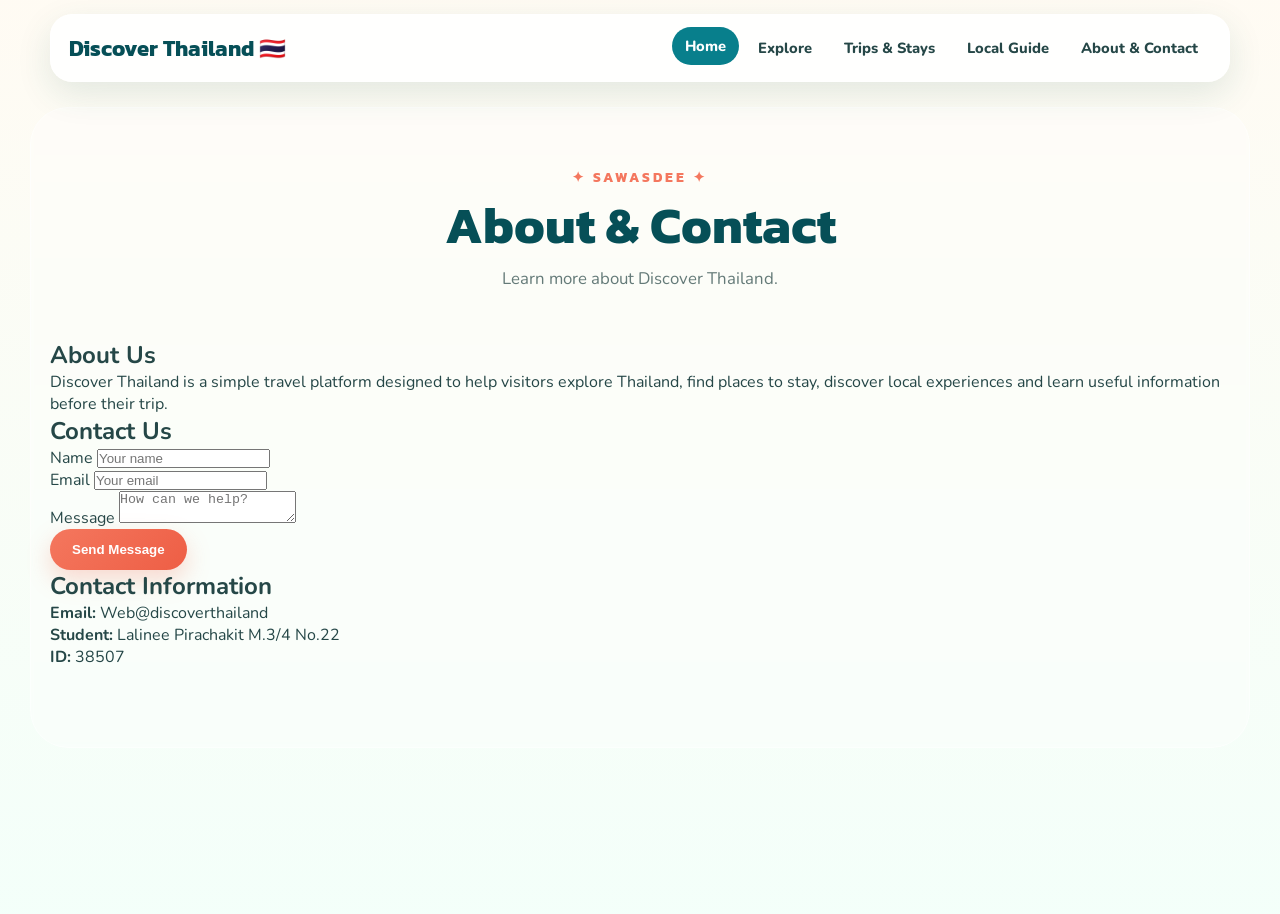
<file: website_t.TH.26/about-contact.html>
<!DOCTYPE html>
<html lang="en">
<head>
    <meta charset="UTF-8">
    <meta name="viewport" content="width=device-width, initial-scale=1.0">
    <title>About & Contact</title>
    <link rel="stylesheet" href="style.css">
</head>

<body class="about-page">

<header>
    <div class="logo">Discover Thailand 🇹🇭</div>

    <nav>
        <a href="index.html">Home</a>
        <a href="explore.html">Explore</a>
        <a href="trips-stays.html">Trips & Stays</a>
        <a href="local-guide.html">Local Guide</a>
        <a href="about-contact.html">About & Contact</a>
    </nav>
</header>

<div class="container">

    <div class="page-title">
        <h1>About & Contact</h1>
        <p>Learn more about Discover Thailand.</p>
    </div>

    <div class="info-section">
        <h2>About Us</h2>
        <p>
            Discover Thailand is a simple travel platform designed
            to help visitors explore Thailand, find places to stay,
            discover local experiences and learn useful information
            before their trip.
        </p>
    </div>

    <div class="info-section">
        <h2>Contact Us</h2>

        <form>

            <div class="form-group">
                <label for="name">Name</label>
                <input type="text" id="name" placeholder="Your name">
            </div>

            <div class="form-group">
                <label for="email">Email</label>
                <input type="email" id="email" placeholder="Your email">
            </div>

            <div class="form-group">
                <label for="message">Message</label>
                <textarea id="message"
                          placeholder="How can we help?"></textarea>
            </div>

            <button type="submit" class="btn">Send Message</button>

        </form>
    </div>

    <div class="info-section">
        <h2>Contact Information</h2>
        <p><strong>Email:</strong> Web@discoverthailand</p>
        <p><strong>Student:</strong> Lalinee Pirachakit M.3/4 No.22</p>
        <p><strong>ID:</strong> 38507</p>
    </div>

</div>



</body>
</html>
</file>
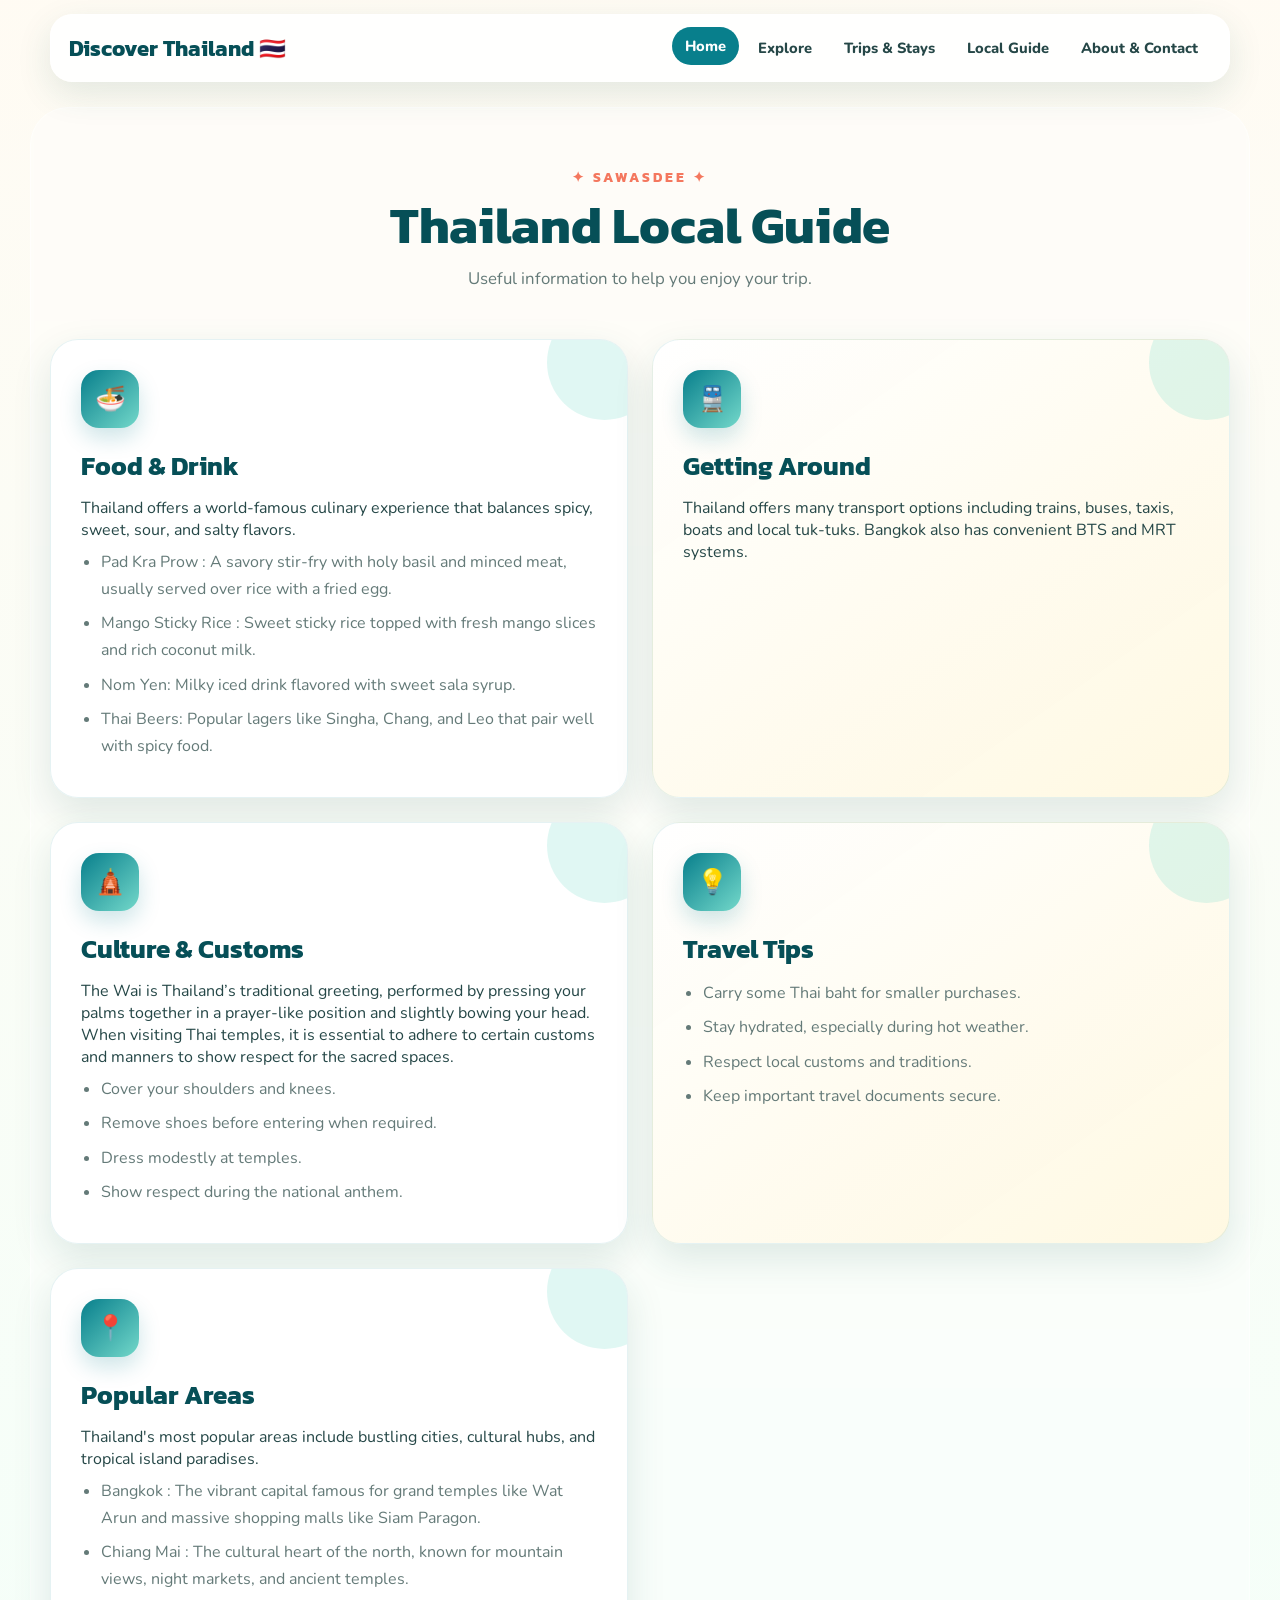
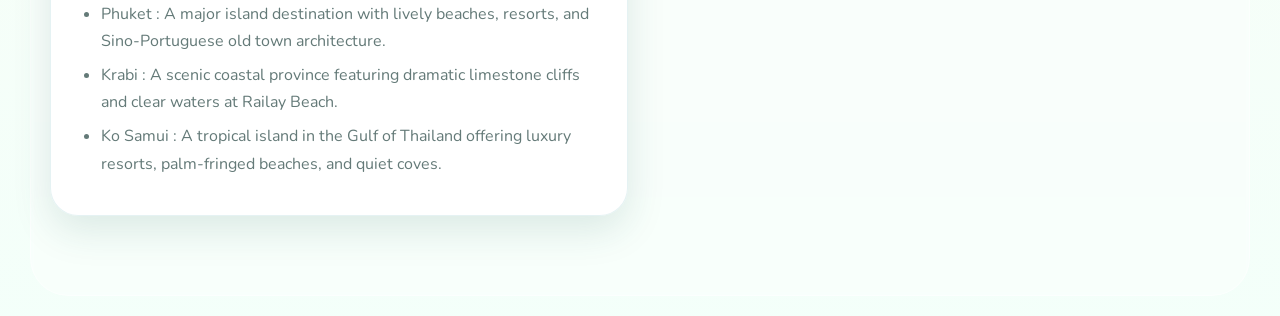
<file: website_t.TH.26/local-guide.html>
<!DOCTYPE html>
<html lang="en">
<head>
    <meta charset="UTF-8">
    <meta name="viewport" content="width=device-width, initial-scale=1.0">
    <title>Thailand Local Guide</title>
    <link rel="stylesheet" href="style.css">
</head>

<body class="guide-page">

<header>
    <div class="logo">Discover Thailand 🇹🇭</div>

    <nav>
        <a href="index.html">Home</a>
        <a href="explore.html">Explore</a>
        <a href="trips-stays.html">Trips & Stays</a>
        <a href="local-guide.html">Local Guide</a>
        <a href="about-contact.html">About & Contact</a>
    </nav>
</header>

<div class="container">

    <div class="page-title">
        <h1>Thailand Local Guide</h1>
        <p>Useful information to help you enjoy your trip.</p>
    </div>

    <div class="guide-cards">
        <article class="guide-card">
            <div class="guide-icon">🍜</div>
            <h2>Food & Drink</h2>
            <div>Thailand offers a world-famous culinary experience that balances spicy, sweet, sour, and salty flavors.
<ul>
<li>Pad Kra Prow : A savory stir-fry with holy basil and minced meat, usually served over rice with a fried egg.</li>
<li>Mango Sticky Rice : Sweet sticky rice topped with fresh mango slices and rich coconut milk.</li>
<li>Nom Yen: Milky iced drink flavored with sweet sala syrup.</li>
<li>Thai Beers: Popular lagers like Singha, Chang, and Leo that pair well with spicy food.</li>
</ul></div>
        </article>
        <article class="guide-card">
            <div class="guide-icon">🚆</div>
            <h2>Getting Around</h2>
            <div>Thailand offers many transport options including trains, buses, taxis, boats and local tuk-tuks. Bangkok also has convenient BTS and MRT systems.</div>
        </article>
        <article class="guide-card">
            <div class="guide-icon">🛕</div>
            <h2>Culture & Customs</h2>
            <div>The Wai is Thailand’s traditional greeting, performed by pressing your palms together in a prayer-like position and slightly bowing your head.
When visiting Thai temples, it is essential to adhere to certain customs and manners to show respect for the sacred spaces.
<ul>
<li>Cover your shoulders and knees.</li>
<li>Remove shoes before entering when required.</li>
<li>Dress modestly at temples.</li>
<li>Show respect during the national anthem.</li>
</ul></div>
        </article>
        <article class="guide-card">
            <div class="guide-icon">💡</div>
            <h2>Travel Tips</h2>
            <div><ul>
<li>Carry some Thai baht for smaller purchases.</li>
<li>Stay hydrated, especially during hot weather.</li>
<li>Respect local customs and traditions.</li>
<li>Keep important travel documents secure.</li>
</ul></div>
        </article>
        <article class="guide-card">
            <div class="guide-icon">📍</div>
            <h2>Popular Areas</h2>
            <div>Thailand's most popular areas include bustling cities, cultural hubs, and tropical island paradises.
<ul>
<li>Bangkok : The vibrant capital famous for grand temples like Wat Arun and massive shopping malls like Siam Paragon.</li>
<li>Chiang Mai : The cultural heart of the north, known for mountain views, night markets, and ancient temples.</li>
<li>Phuket : A major island destination with lively beaches, resorts, and Sino-Portuguese old town architecture.</li>
<li>Krabi : A scenic coastal province featuring dramatic limestone cliffs and clear waters at Railay Beach.</li>
<li>Ko Samui : A tropical island in the Gulf of Thailand offering luxury resorts, palm-fringed beaches, and quiet coves.</li>
</ul></div>
        </article>
    </div>

</div>


</body>
</html>
</file>
<file: website_t.TH.26/style.css>
@import url('https://fonts.googleapis.com/css2?family=Kanit:wght@400;500;600;700&family=Nunito:wght@400;600;700;800&display=swap');

:root{
  --cream:#fffaf0;
  --white:#ffffff;
  --teal:#087f8c;
  --deep:#064f57;
  --aqua:#73d8ca;
  --coral:#f4775e;
  --gold:#f6bd4f;
  --pink:#f4a6a0;
  --ink:#254747;
  --muted:#647a78;
  --shadow:0 18px 45px rgba(33,89,88,.16);
}

*{box-sizing:border-box;margin:0;padding:0}
html{scroll-behavior:smooth}
body{
  min-height:100vh;
  font-family:'Nunito',sans-serif;
  color:var(--ink);
  background:
    linear-gradient(rgba(255,250,240,.78),rgba(242,255,249,.88)),
    url('https://images.unsplash.com/photo-1528181304800-259b08848526?auto=format&fit=crop&w=2200&q=85')
    center/cover fixed no-repeat;
  overflow-x:hidden;
}

/* Decorative tropical leaves */
body.home-page::before,
body.home-page::after{
  content:"";
  position:fixed;
  z-index:-1;
  width:240px;
  height:240px;
  border-radius:70% 30% 70% 30%;
  opacity:.16;
  pointer-events:none;
}
body.home-page::before{
  left:-95px;
  top:250px;
  background:linear-gradient(135deg,var(--teal),var(--aqua));
  transform:rotate(35deg);
}
body.home-page::after{
  right:-110px;
  top:120px;
  background:linear-gradient(135deg,var(--gold),var(--coral));
  transform:rotate(-25deg);
}

/* Header */
header{
  position:sticky;
  top:14px;
  z-index:20;
  width:min(1180px,calc(100% - 32px));
  margin:14px auto 0;
  padding:14px 18px;
  display:flex;
  align-items:center;
  justify-content:space-between;
  gap:24px;
  background:rgba(255,255,255,.88);
  backdrop-filter:blur(16px);
  -webkit-backdrop-filter:blur(16px);
  border:1px solid rgba(255,255,255,.95);
  border-radius:22px;
  box-shadow:0 12px 35px rgba(28,89,86,.12);
}

.logo{
  font-family:'Kanit',sans-serif;
  font-size:1.35rem;
  font-weight:700;
  color:var(--deep);
  white-space:nowrap;
}

nav{
  display:flex;
  align-items:center;
  justify-content:flex-end;
  gap:6px;
  flex-wrap:wrap;
}

nav a{
  color:var(--ink);
  text-decoration:none;
  font-weight:800;
  font-size:.92rem;
  padding:9px 13px;
  border-radius:999px;
  transition:.25s ease;
}

nav a:hover,
nav a[href="index.html"]{
  color:#fff;
  background:var(--teal);
  transform:translateY(-2px);
}

/* Hero */
.hero{
  position:relative;
  isolation:isolate;
  width:min(1180px,calc(100% - 32px));
  min-height:560px;
  margin:22px auto 0;
  border-radius:34px;
  overflow:hidden;
  display:flex;
  align-items:center;
  padding:clamp(42px,7vw,90px);
  background:
    linear-gradient(90deg,rgba(3,54,61,.88) 0%,rgba(3,54,61,.68) 45%,rgba(3,54,61,.14) 100%),
    url('https://images.unsplash.com/photo-1508009603885-50cf7c579365?auto=format&fit=crop&w=1800&q=85')
    center/cover no-repeat;
  box-shadow:var(--shadow);
}

.hero::before{
  content:"";
  position:absolute;
  inset:auto -50px -90px auto;
  width:300px;
  height:180px;
  background:rgba(115,216,202,.32);
  border-radius:50%;
  transform:rotate(-12deg);
  filter:blur(2px);
}

.hero::after{
  content:"THAILAND • ประเทศไทย";
  position:absolute;
  right:28px;
  bottom:22px;
  color:rgba(255,255,255,.72);
  font-family:'Kanit',sans-serif;
  font-size:.82rem;
  letter-spacing:2px;
}

.hero > div{
  position:relative;
  z-index:2;
  max-width:650px;
}

.hero h1{
  font-family:'Kanit',sans-serif;
  color:#fff;
  font-size:clamp(3.3rem,7vw,6.3rem);
  line-height:.95;
  letter-spacing:-2px;
  text-shadow:0 8px 30px rgba(0,0,0,.25);
  margin-bottom:20px;
}

.hero p{
  max-width:560px;
  color:rgba(255,255,255,.93);
  font-size:1.15rem;
  line-height:1.7;
  margin-bottom:30px;
}

/* Buttons */
.btn{
  display:inline-flex;
  align-items:center;
  justify-content:center;
  gap:9px;
  border:0;
  cursor:pointer;
  text-decoration:none;
  font-weight:800;
  color:#fff;
  background:linear-gradient(135deg,var(--coral),#ee5e45);
  padding:13px 22px;
  border-radius:999px;
  box-shadow:0 10px 24px rgba(244,119,94,.28);
  transition:transform .25s ease,box-shadow .25s ease,filter .25s ease;
}

.btn:hover{
  transform:translateY(-3px) scale(1.02);
  box-shadow:0 15px 28px rgba(244,119,94,.34);
  filter:saturate(1.08);
}

/* Main content */
.container{
  width:min(1180px,calc(100% - 32px));
  margin:0 auto;
  padding:85px 0 100px;
}

.page-title{
  text-align:center;
  max-width:720px;
  margin:0 auto 45px;
}

.page-title::before{
  content:"✦  SAWASDEE  ✦";
  display:block;
  color:var(--coral);
  font-family:'Kanit',sans-serif;
  font-size:.85rem;
  font-weight:700;
  letter-spacing:3px;
  margin-bottom:10px;
}

.page-title h1{
  font-family:'Kanit',sans-serif;
  color:var(--deep);
  font-size:clamp(2.1rem,4vw,3.4rem);
  line-height:1.1;
  margin-bottom:12px;
}

.page-title p{
  color:var(--muted);
  font-size:1.05rem;
  line-height:1.7;
}

/* Cards */
.cards{
  display:grid;
  grid-template-columns:repeat(3,1fr);
  gap:24px;
}

.card{
  position:relative;
  overflow:hidden;
  min-height:410px;
  background:var(--white);
  border:1px solid rgba(8,127,140,.09);
  border-radius:26px;
  box-shadow:0 12px 35px rgba(33,89,88,.11);
  transition:transform .3s ease,box-shadow .3s ease;
}

.card:hover{
  transform:translateY(-9px);
  box-shadow:0 24px 50px rgba(33,89,88,.19);
}

.card img{
  display:block;
  width:100%;
  height:245px;
  object-fit:cover;
  transition:transform .55s ease;
}

.card:hover img{transform:scale(1.07)}

.card::after{
  content:"";
  position:absolute;
  left:0;
  right:0;
  top:190px;
  height:80px;
  background:linear-gradient(to bottom,transparent,#fff);
  pointer-events:none;
}

.card > .btn{
  position:absolute;
  z-index:4;
  right:18px;
  top:212px;
  width:52px;
  height:52px;
  padding:0;
  border:4px solid #fff;
  background:var(--teal);
  box-shadow:0 9px 22px rgba(8,127,140,.28);
  font-size:1.1rem;
}

.card > .btn:hover{
  background:var(--coral);
}

.card-content{
  position:relative;
  z-index:3;
  padding:8px 24px 25px;
}

.card-content h3{
  font-family:'Kanit',sans-serif;
  color:var(--deep);
  font-size:1.55rem;
  margin-bottom:7px;
}

.card-content p{
  color:var(--muted);
  line-height:1.65;
}

/* Responsive */
@media (max-width:900px){
  header{align-items:flex-start;flex-direction:column}
  nav{justify-content:flex-start}
  .hero{min-height:520px}
  .cards{grid-template-columns:1fr 1fr}
}

@media (max-width:620px){
  header{
    width:calc(100% - 20px);
    margin-top:10px;
    padding:13px;
  }

  .logo{font-size:1.2rem}
  nav{gap:3px}
  nav a{font-size:.78rem;padding:7px 9px}

  .hero{
    width:calc(100% - 20px);
    min-height:500px;
    margin-top:12px;
    border-radius:25px;
    padding:35px 27px;
    background-position:60% center;
  }

  .hero h1{font-size:3.35rem;letter-spacing:-1px}
  .hero p{font-size:1rem}

  .container{
    width:calc(100% - 20px);
    padding:65px 0 75px;
  }

  .cards{grid-template-columns:1fr}
  .card{min-height:395px}
}


/* Full-page photo background */
.container{
  position:relative;
  isolation:isolate;
}
.container::before{
  content:"";
  position:absolute;
  inset:25px -20px 20px;
  z-index:-1;
  border-radius:38px;
  background:rgba(255,255,255,.34);
  border:1px solid rgba(255,255,255,.48);
  backdrop-filter:blur(2px);
}

/* More dynamic homepage cards */
.home-page .card{
  transform:translateY(0) rotate(0deg);
  transition:transform .4s cubic-bezier(.2,.8,.2,1),box-shadow .4s ease;
}
.home-page .card:nth-child(2){transform:translateY(18px)}
.home-page .card:hover{
  transform:translateY(-14px) rotate(-1deg) scale(1.015);
}
.home-page .card:nth-child(2):hover{
  transform:translateY(4px) rotate(1deg) scale(1.015);
}
.home-page .card:nth-child(3):hover{
  transform:translateY(-14px) rotate(1deg) scale(1.015);
}

/* Local Guide topic cards */
.guide-page .container::before{
  background:rgba(255,255,255,.40);
}
.guide-cards{
  display:grid;
  grid-template-columns:repeat(2,1fr);
  gap:24px;
}
.guide-card{
  position:relative;
  overflow:hidden;
  padding:30px;
  min-height:270px;
  background:rgba(255,255,255,.92);
  border:1px solid rgba(8,127,140,.10);
  border-radius:28px;
  box-shadow:0 15px 38px rgba(33,89,88,.13);
  transition:transform .35s ease,box-shadow .35s ease;
}
.guide-card::before{
  content:"";
  position:absolute;
  width:115px;
  height:115px;
  right:-35px;
  top:-35px;
  border-radius:50%;
  background:rgba(115,216,202,.22);
}
.guide-card:hover{
  transform:translateY(-9px) scale(1.01);
  box-shadow:0 25px 50px rgba(33,89,88,.20);
}
.guide-card:nth-child(even){
  background:linear-gradient(145deg,rgba(255,255,255,.95),rgba(255,248,224,.94));
}
.guide-icon{
  display:inline-flex;
  align-items:center;
  justify-content:center;
  width:58px;
  height:58px;
  margin-bottom:18px;
  border-radius:18px;
  background:linear-gradient(135deg,var(--teal),var(--aqua));
  color:#fff;
  font-size:1.55rem;
  box-shadow:0 10px 22px rgba(8,127,140,.20);
}
.guide-card h2{
  position:relative;
  color:var(--deep);
  font-family:'Kanit',sans-serif;
  font-size:1.65rem;
  margin-bottom:12px;
}
.guide-card p,
.guide-card li{
  position:relative;
  color:var(--muted);
  line-height:1.7;
}
.guide-card ul{
  position:relative;
  padding-left:20px;
  margin-top:8px;
}
.guide-card li{margin-bottom:7px}
.guide-card strong{color:var(--deep)}

@media(max-width:850px){
  .home-page .card:nth-child(2){transform:none}
  .home-page .card:hover,
  .home-page .card:nth-child(2):hover,
  .home-page .card:nth-child(3):hover{transform:translateY(-8px) scale(1.01)}
  .guide-cards{grid-template-columns:1fr}
}
</file>
